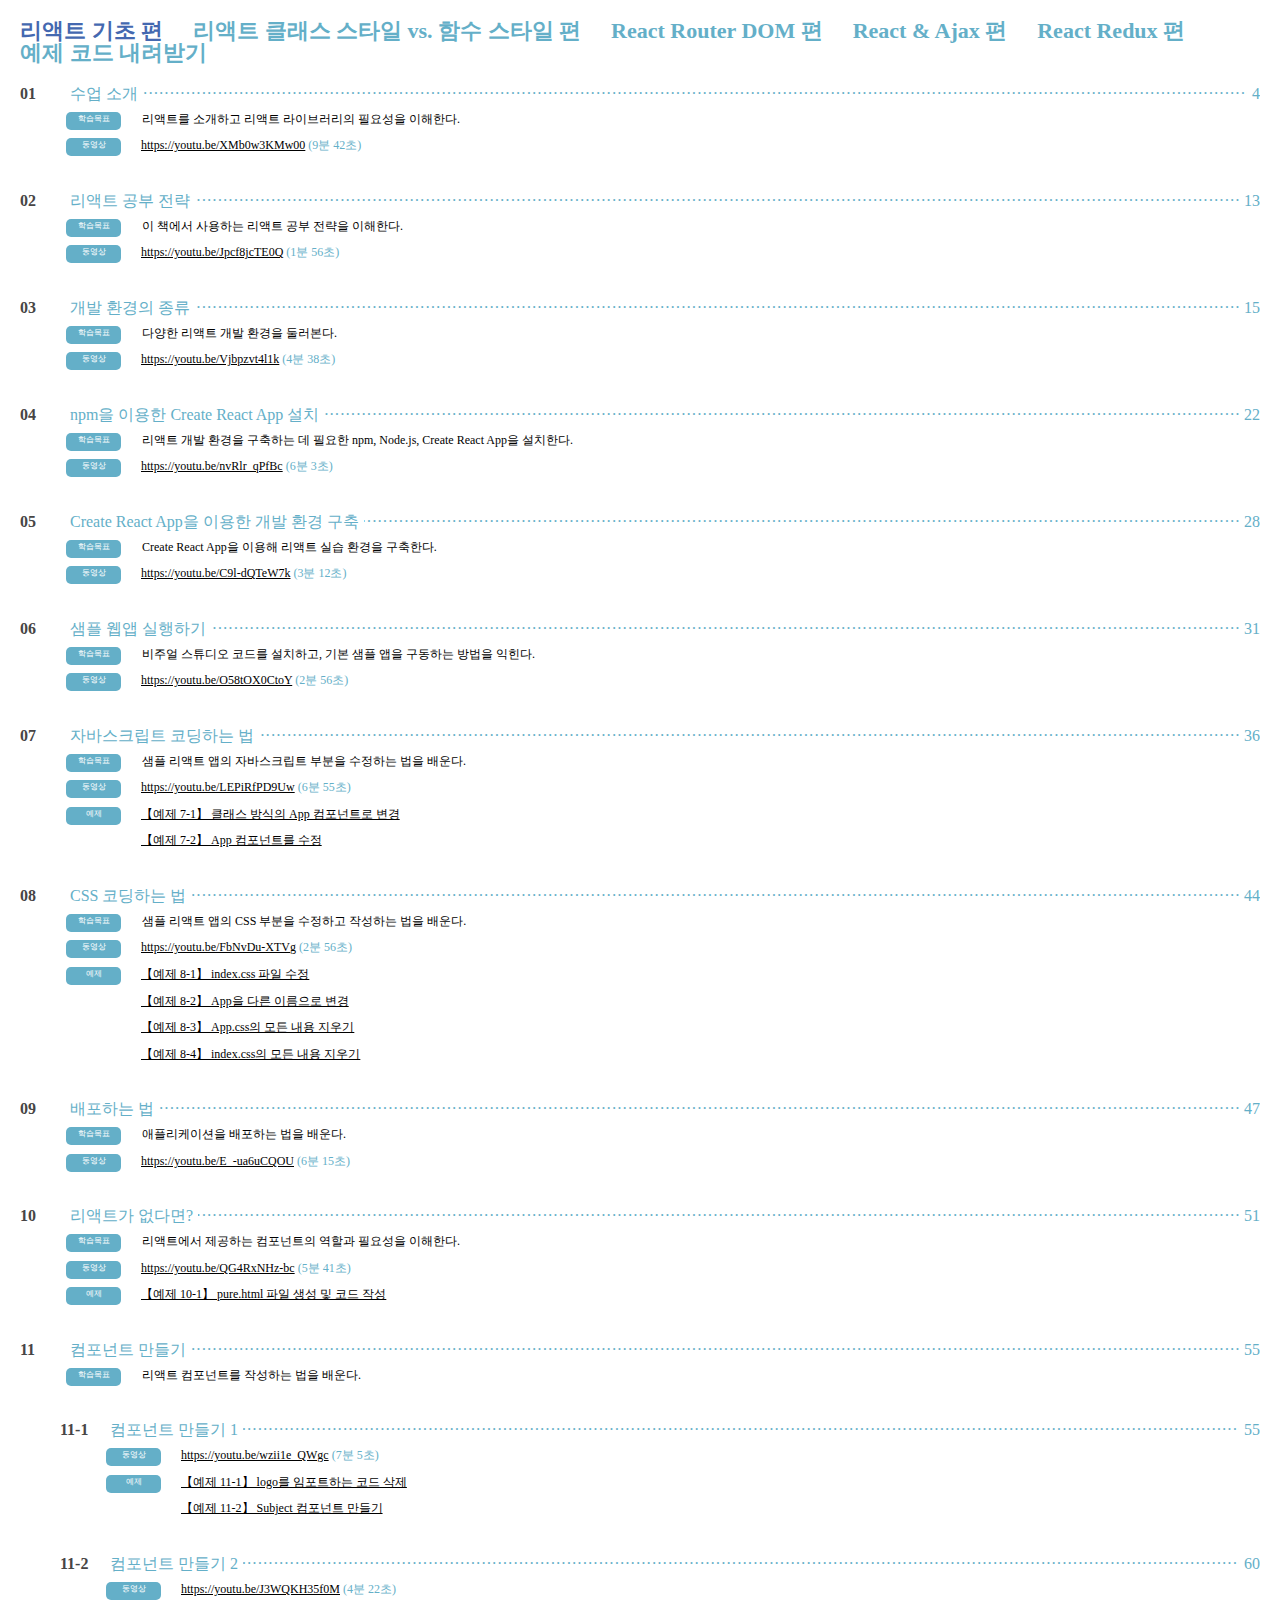
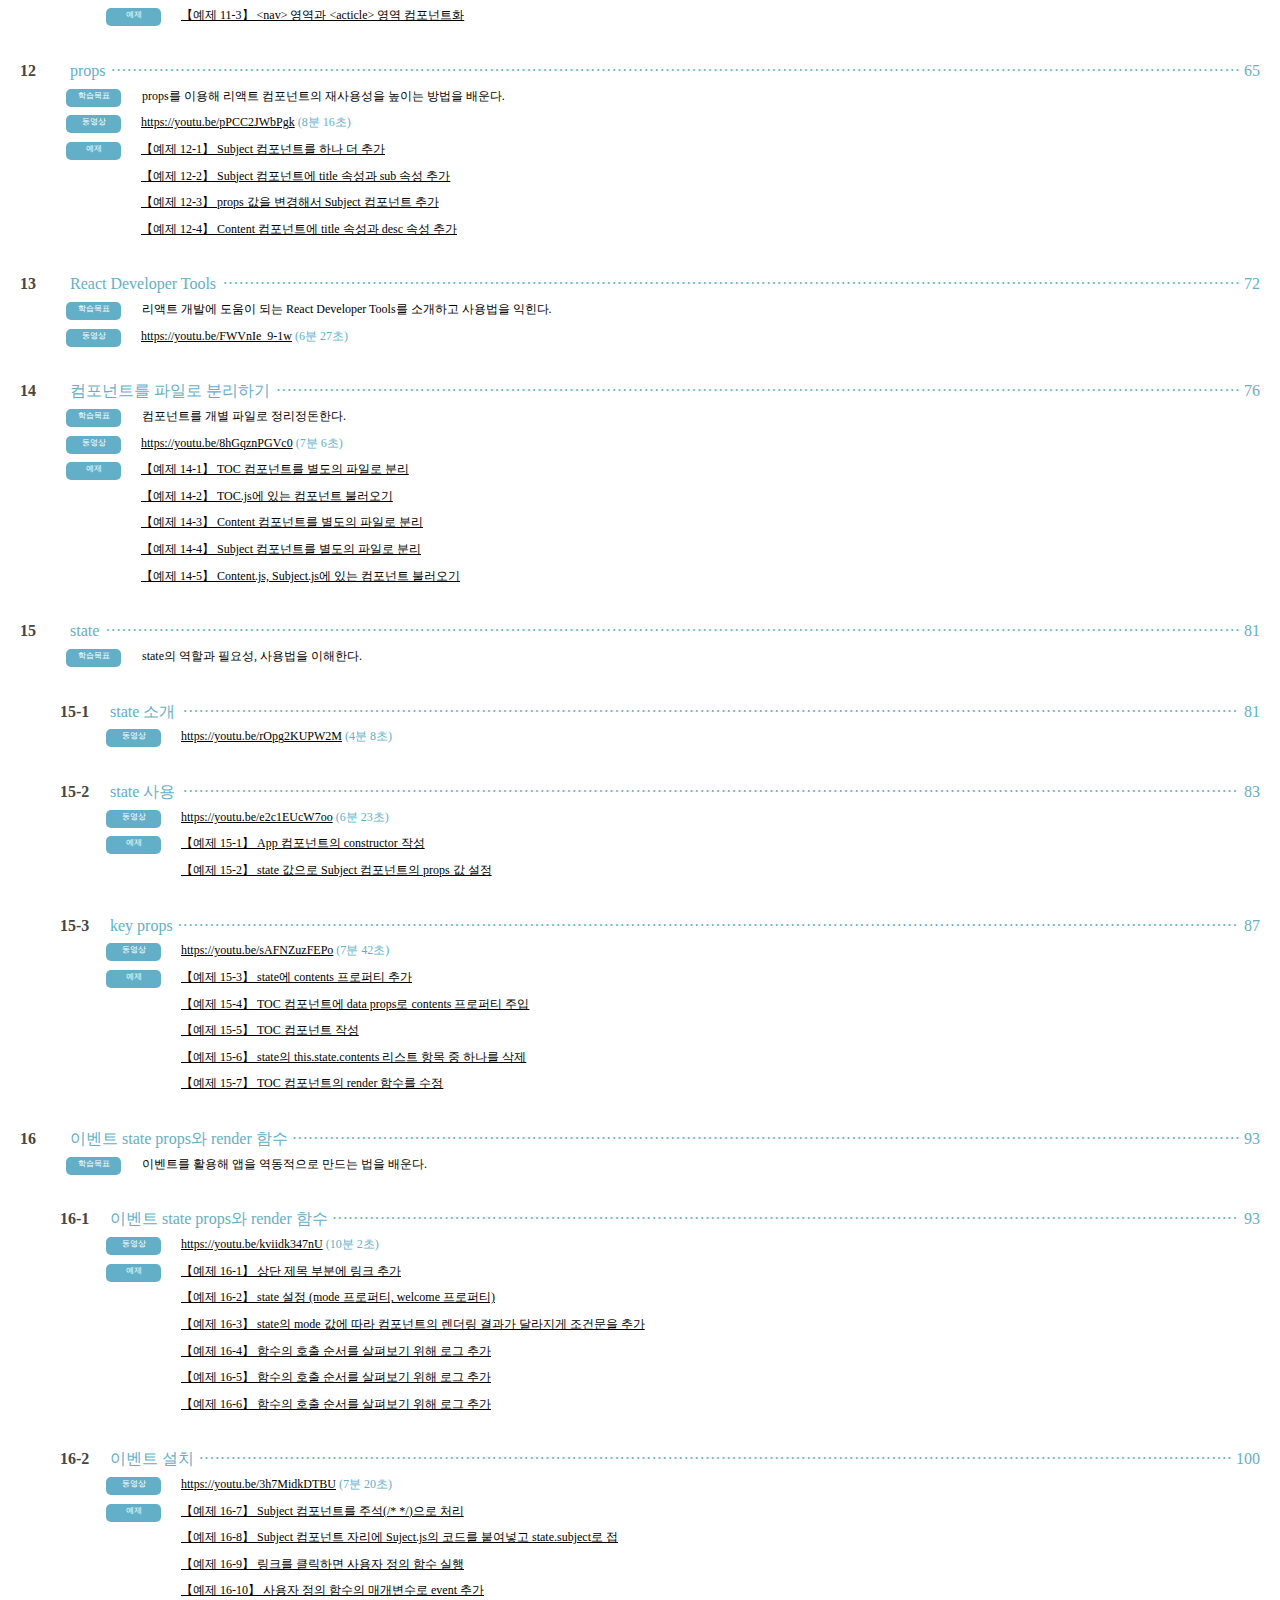
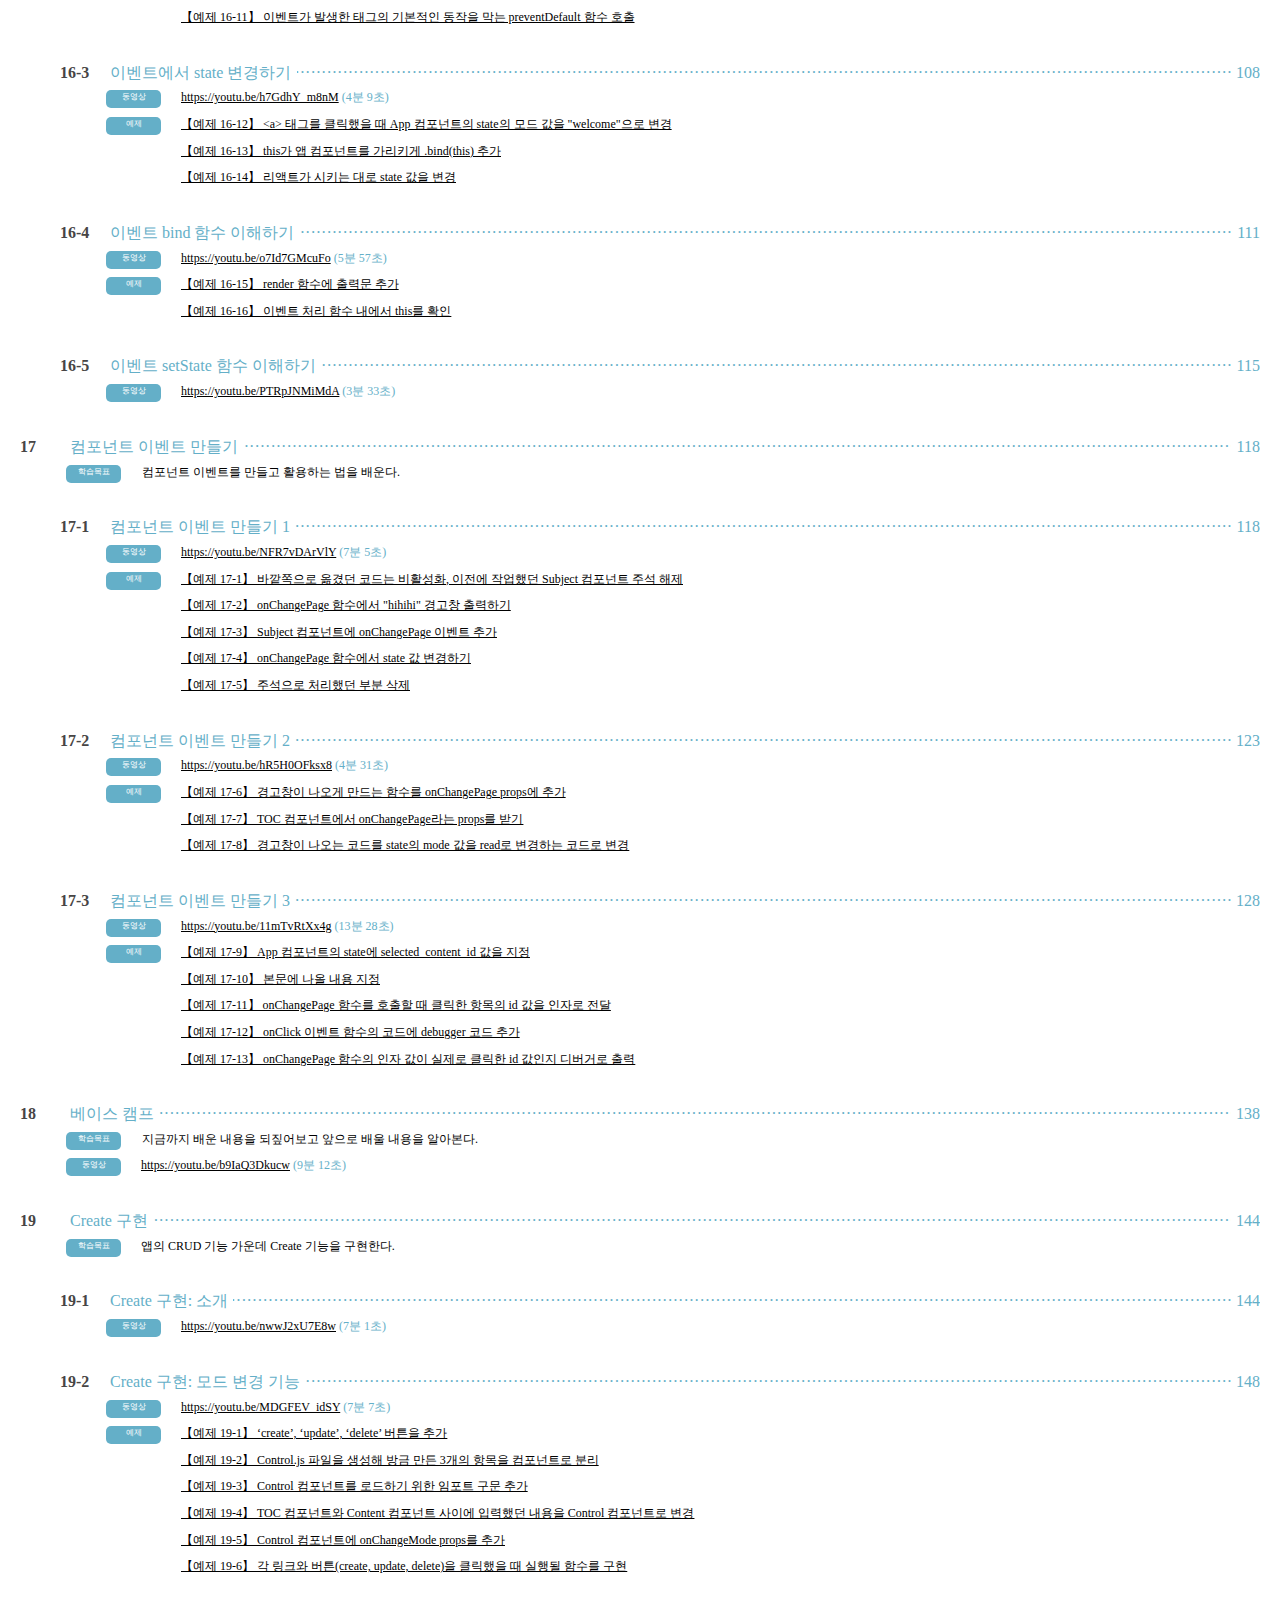
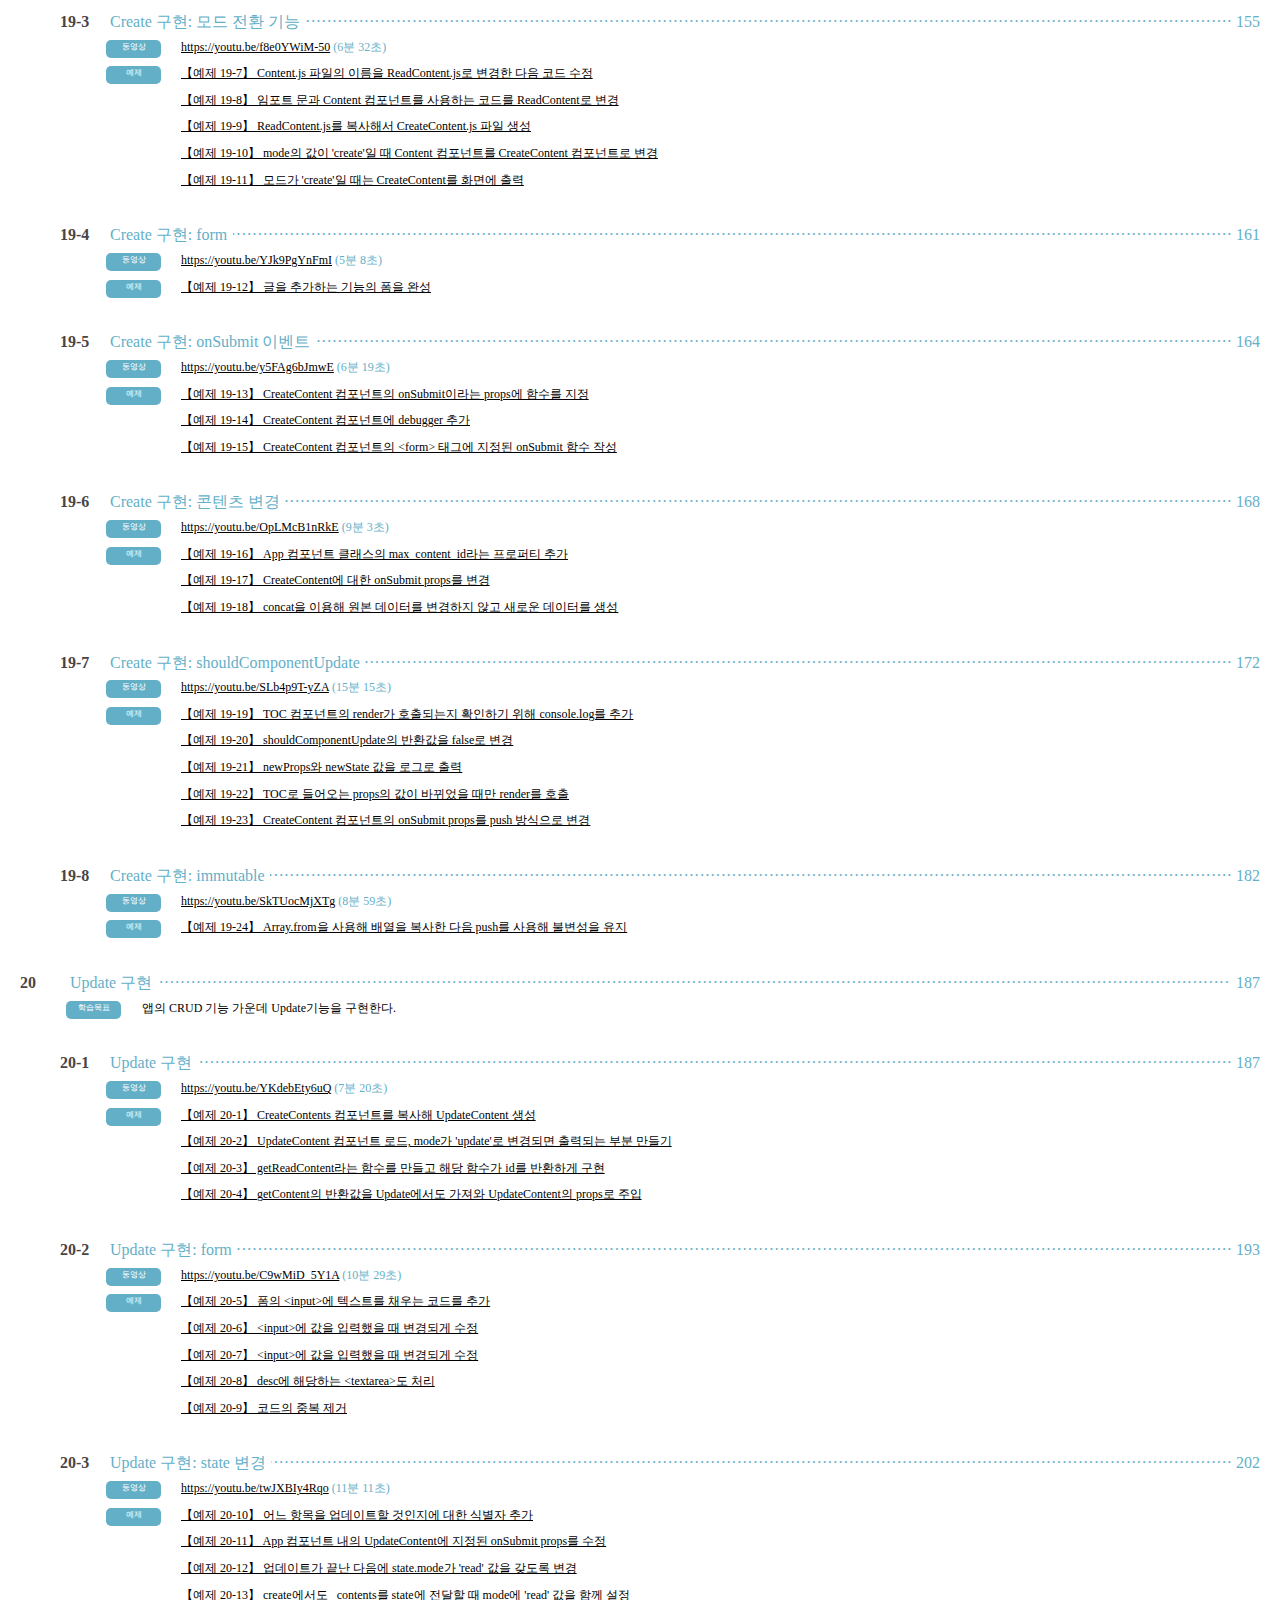
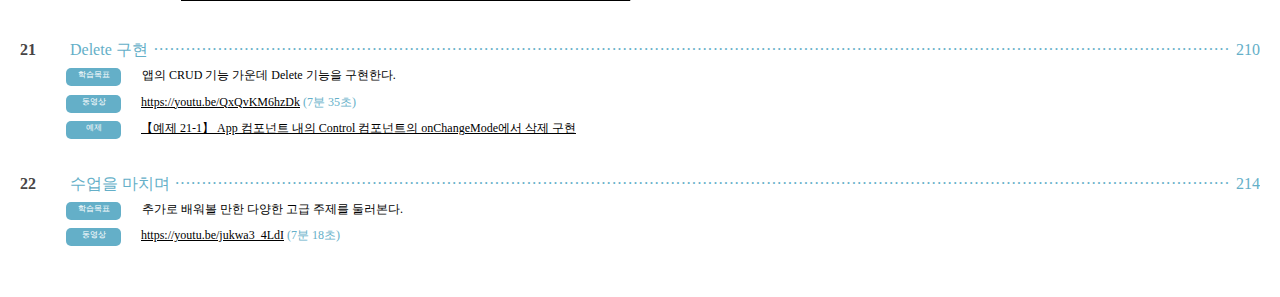
<file: react-master/index.html>
<!DOCTYPE html>
<html>
    <head>
        <meta charset="utf-8">
        <title>생활코딩 동영상, 예제 링크 모음</title>
        <meta http-equiv="refresh" content="0; url=react.html" />
    </head>
    <body>
    </body>
</html>
</file>
